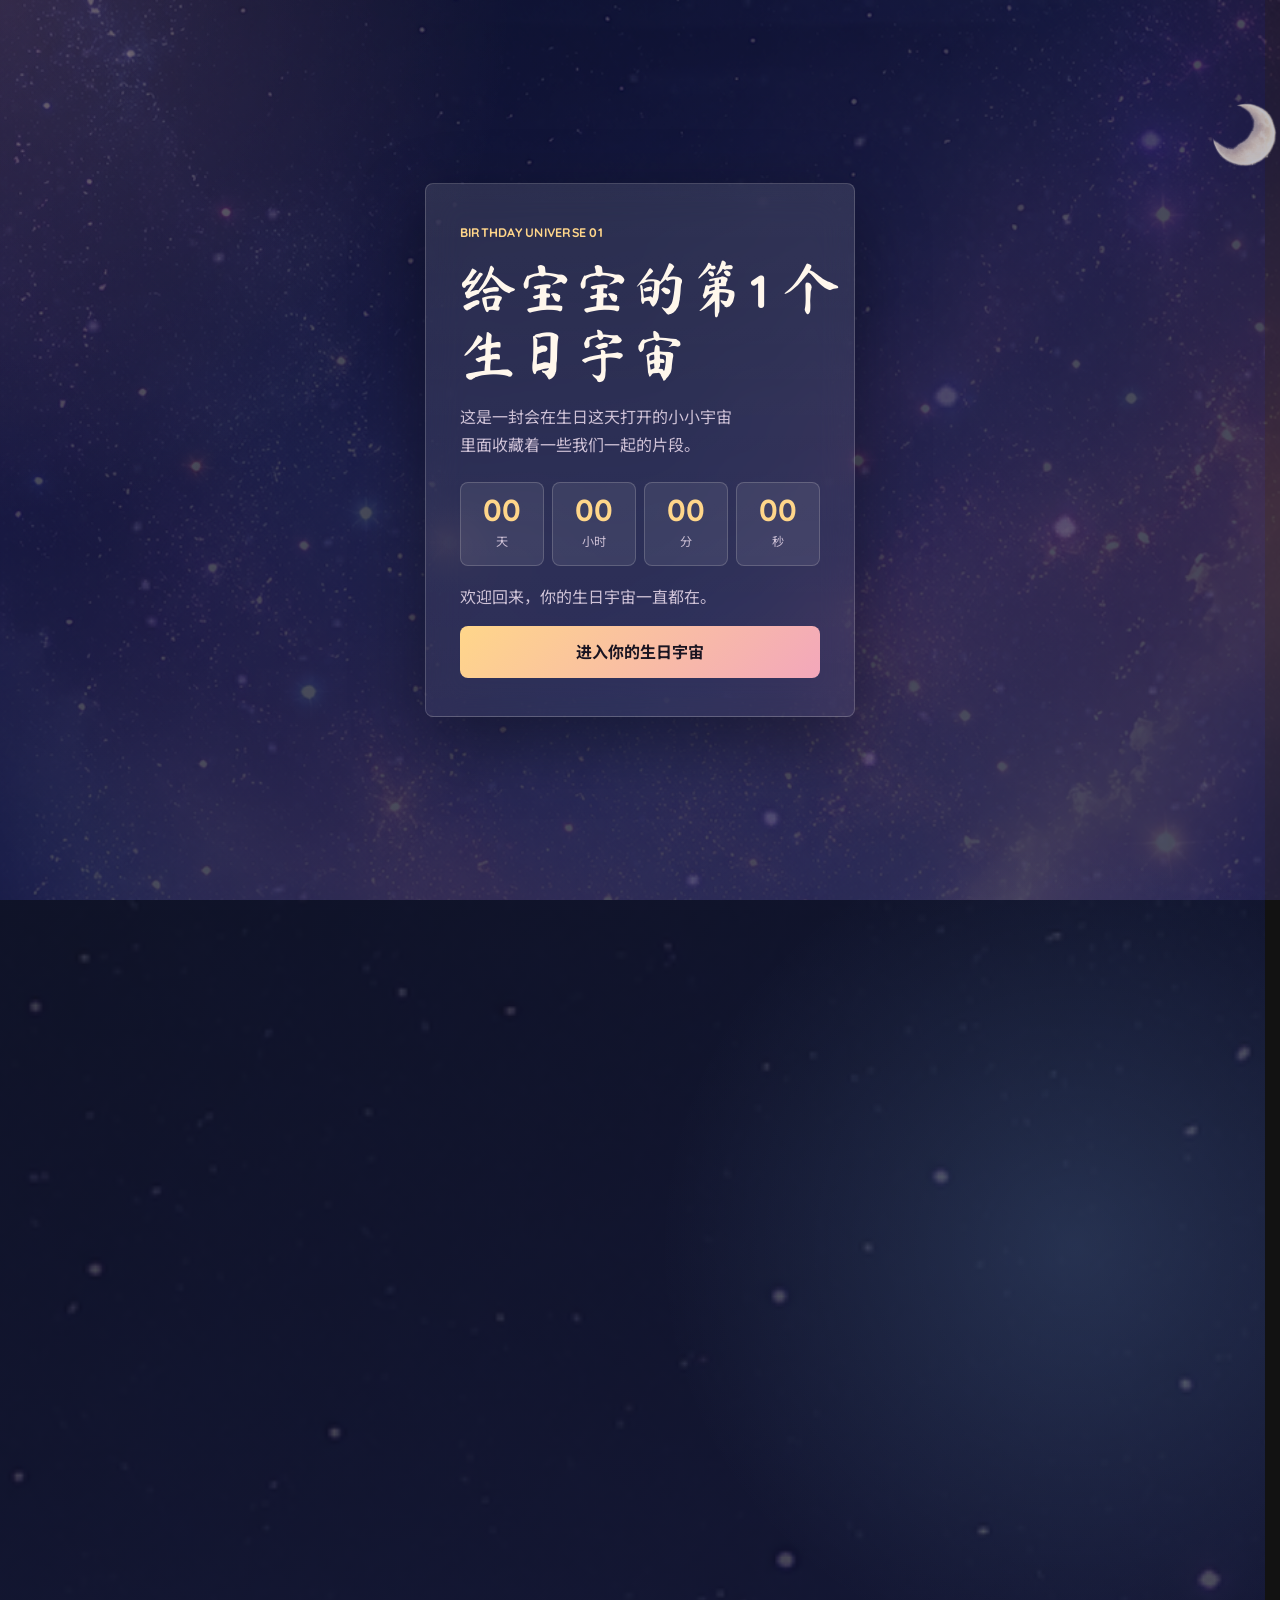
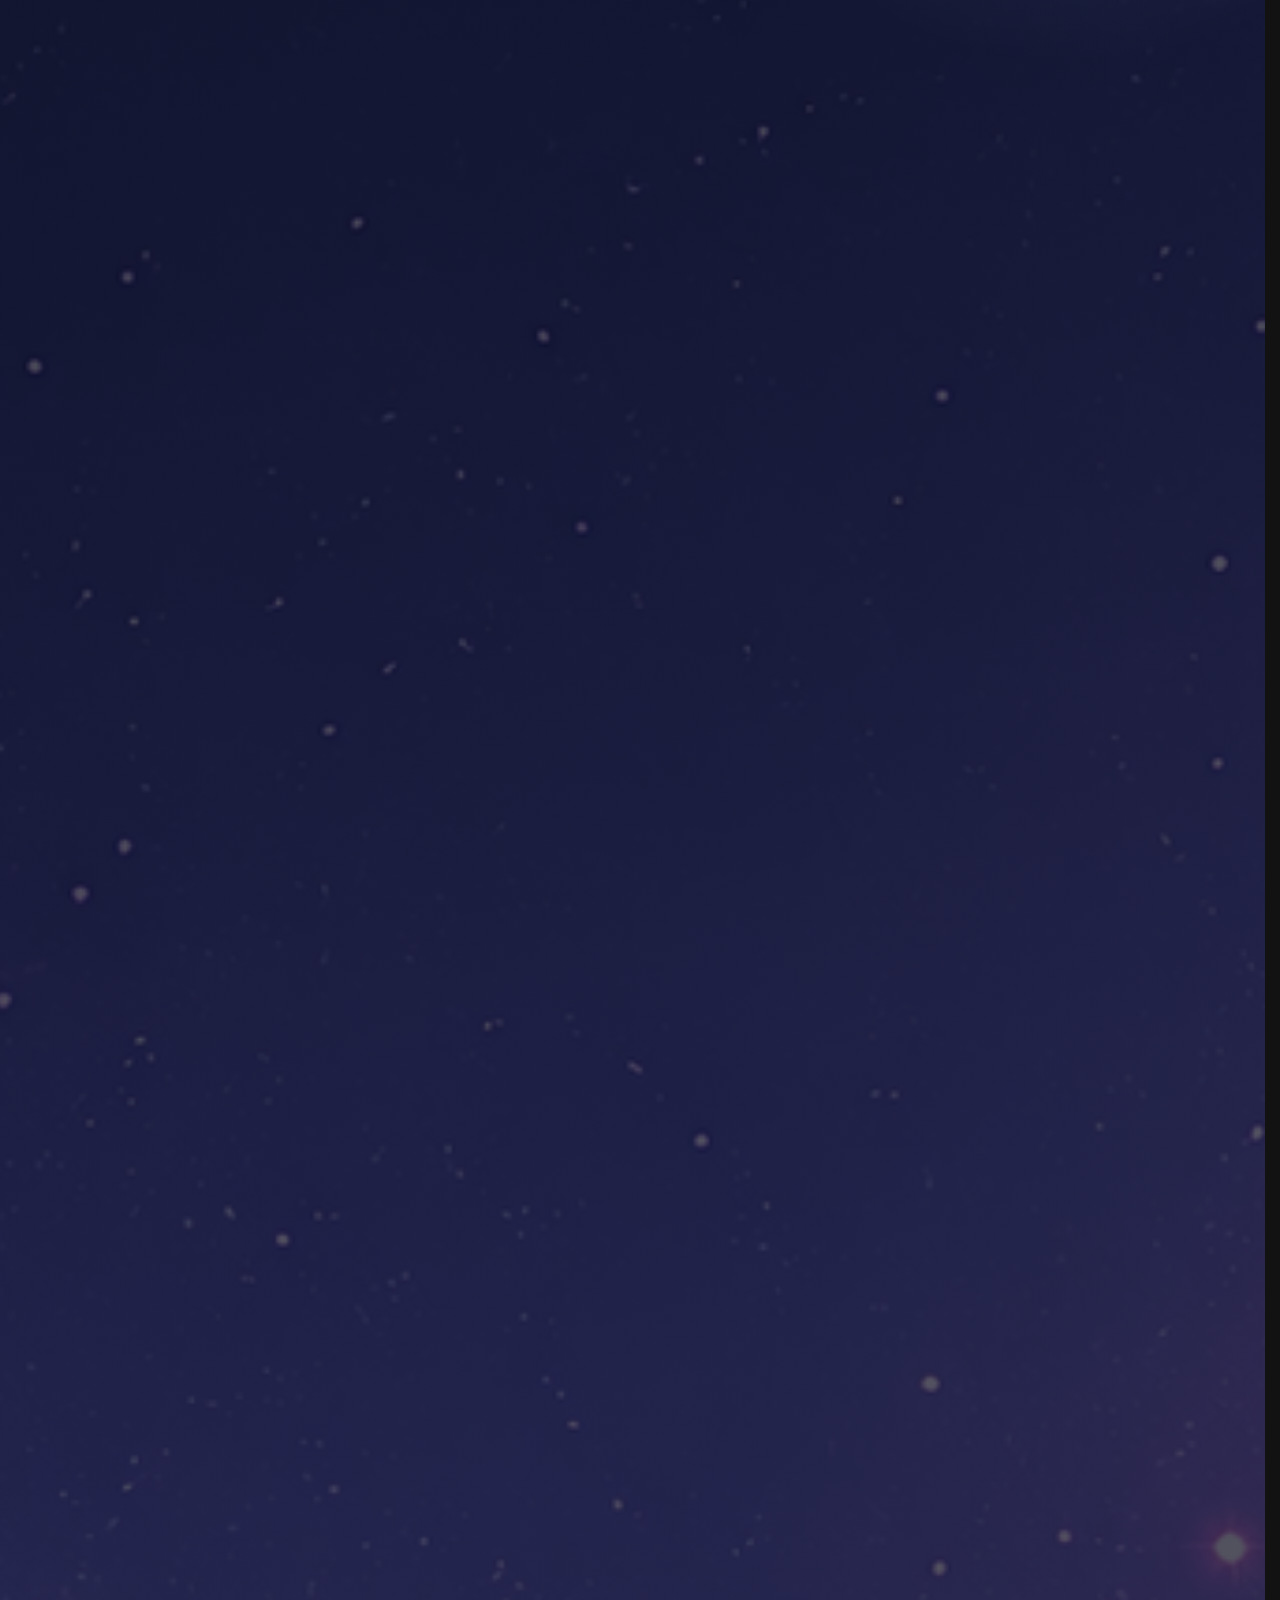
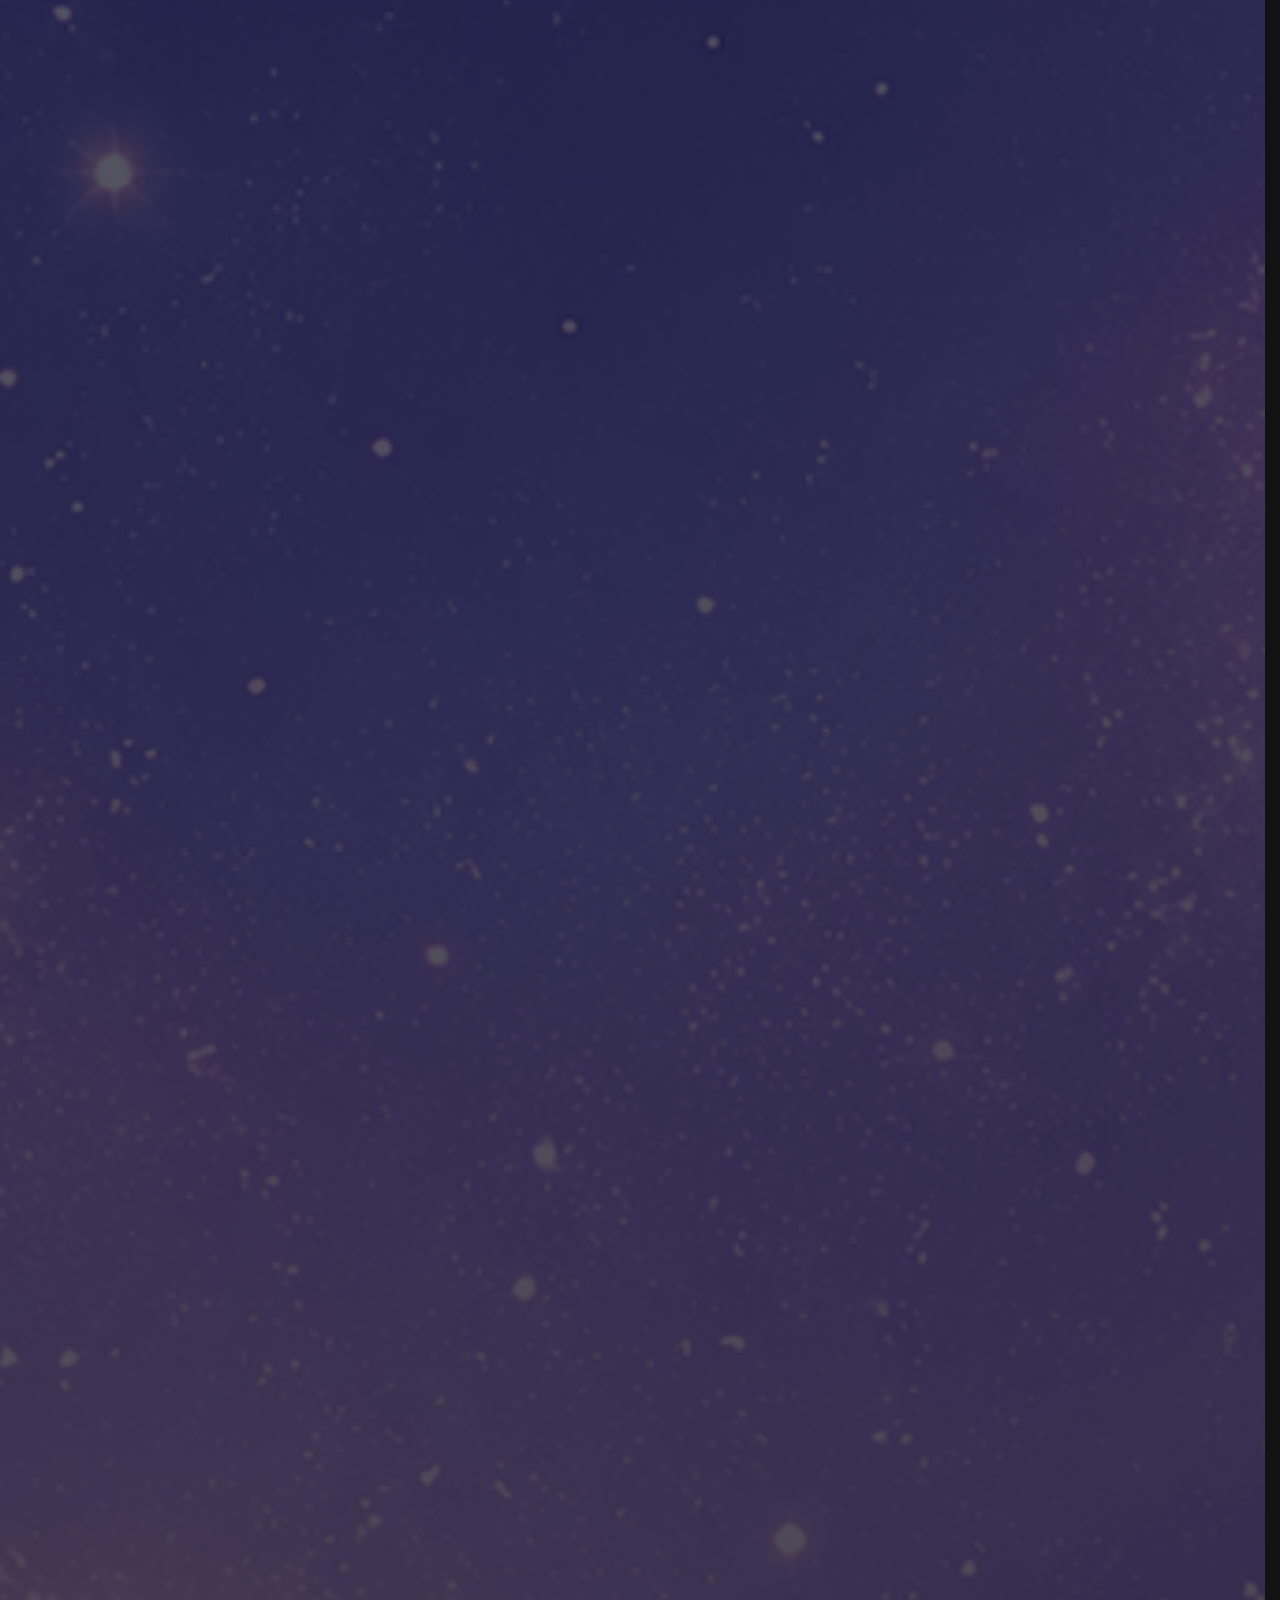
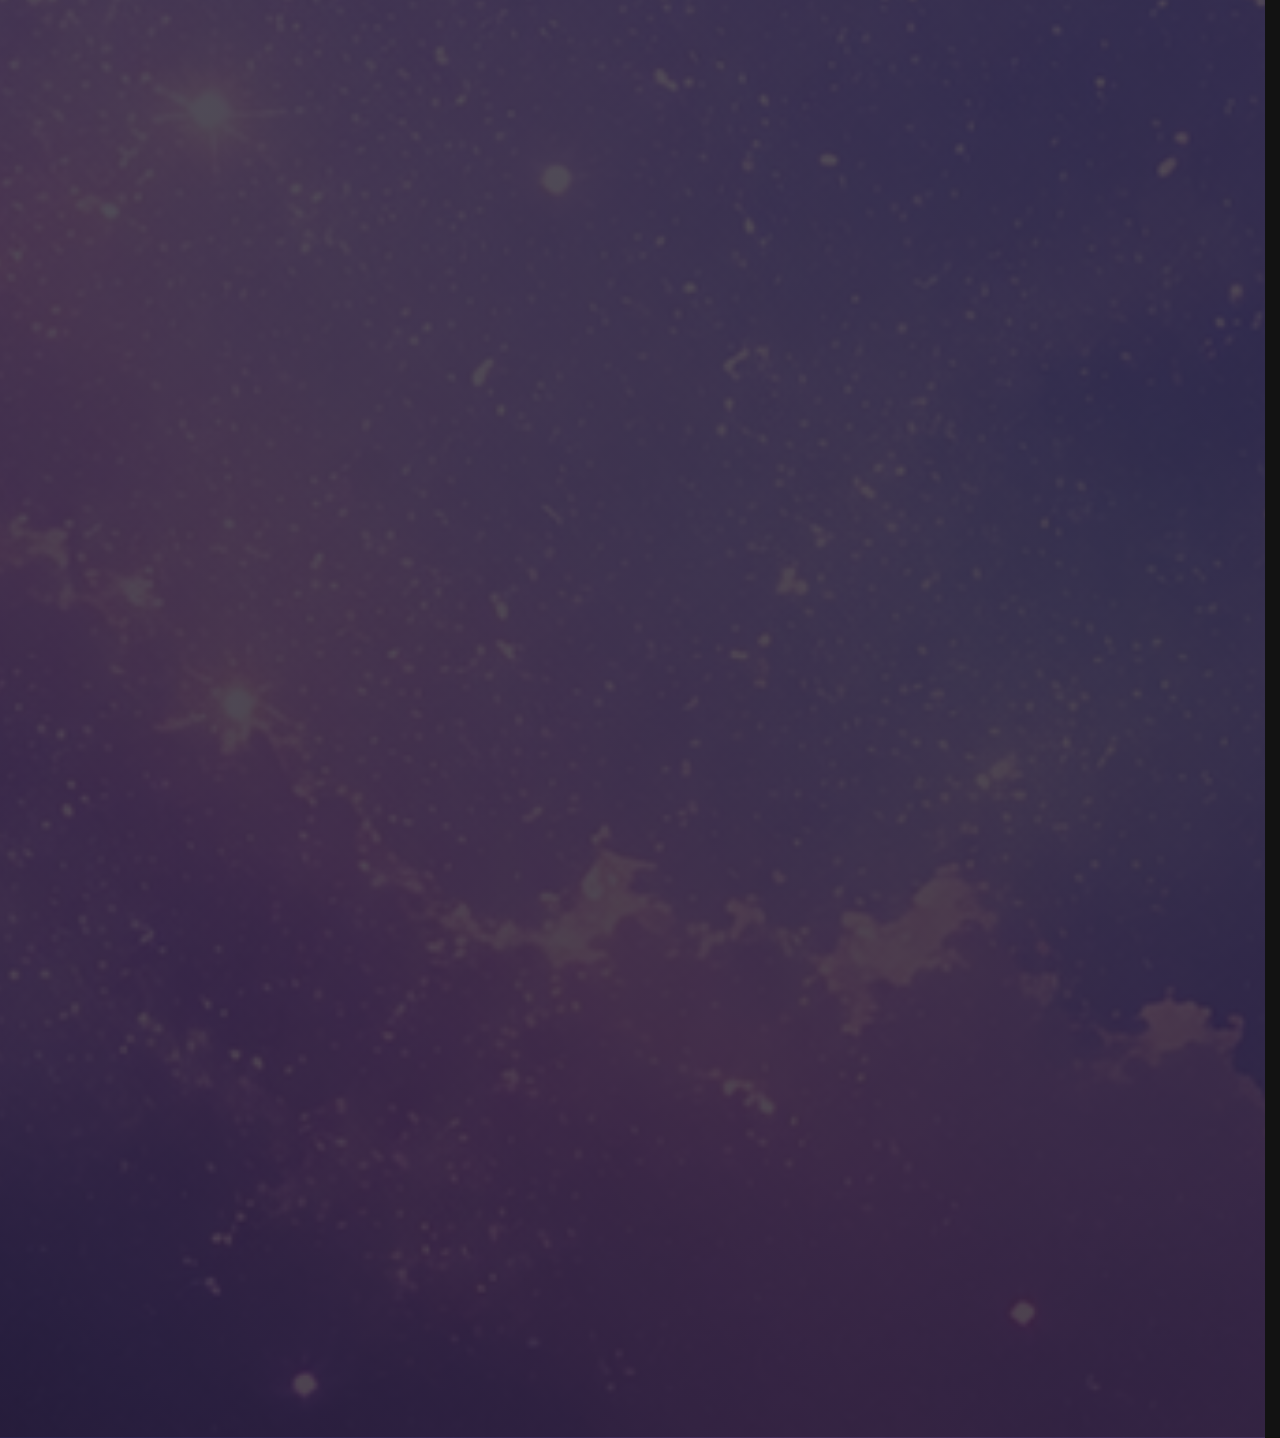
<file: index.html>
<!DOCTYPE html>
<html lang="zh-CN">
<head>
  <meta charset="UTF-8">
  <meta name="viewport" content="width=device-width, initial-scale=1.0, viewport-fit=cover">
  <meta name="theme-color" content="#111421">
  <meta name="apple-mobile-web-app-capable" content="yes">
  <meta name="apple-mobile-web-app-title" content="生日礼物">
  <meta name="apple-mobile-web-app-status-bar-style" content="black-translucent">
  <title></title>
  <link rel="manifest" href="manifest.json">
  <link rel="apple-touch-icon" href="icon-192.png">
  <link rel="preconnect" href="https://fonts.googleapis.com">
  <link rel="preconnect" href="https://fonts.gstatic.com" crossorigin>
  <link href="https://fonts.googleapis.com/css2?family=Ma+Shan+Zheng&family=Noto+Sans+SC:wght@400;500;700&family=Quicksand:wght@500;600;700&display=swap" rel="stylesheet">
  <link rel="stylesheet" href="style.css">
</head>
<body>
  <div class="star-field" aria-hidden="true"></div>
  <div class="meteor-layer" aria-hidden="true">
    <span class="meteor meteor--one"></span>
    <span class="meteor meteor--two"></span>
    <span class="meteor meteor--three"></span>
  </div>
  <div class="moon" aria-hidden="true"></div>

  <section class="gate" id="gate" aria-labelledby="gateTitle">
    <div class="stardust-layer" aria-hidden="true">
      <span class="stardust" style="--dust-top: 22%; --dust-left: 20%; --dust-x: -24vw; --dust-y: -12vh; --dust-size: 3px; --dust-delay: 40ms; --dust-duration: 1500ms; --dust-color: rgba(255, 214, 138, 0.86);"></span>
      <span class="stardust" style="--dust-top: 24%; --dust-left: 72%; --dust-x: 18vw; --dust-y: -14vh; --dust-size: 4px; --dust-delay: 90ms; --dust-duration: 1680ms; --dust-color: rgba(255, 247, 236, 0.9);"></span>
      <span class="stardust" style="--dust-top: 32%; --dust-left: 36%; --dust-x: -14vw; --dust-y: -18vh; --dust-size: 2px; --dust-delay: 120ms; --dust-duration: 1520ms; --dust-color: rgba(214, 191, 255, 0.78);"></span>
      <span class="stardust" style="--dust-top: 34%; --dust-left: 62%; --dust-x: 22vw; --dust-y: -8vh; --dust-size: 3px; --dust-delay: 180ms; --dust-duration: 1760ms; --dust-color: rgba(255, 214, 138, 0.82);"></span>
      <span class="stardust" style="--dust-top: 40%; --dust-left: 18%; --dust-x: -22vw; --dust-y: 3vh; --dust-size: 2px; --dust-delay: 210ms; --dust-duration: 1600ms; --dust-color: rgba(255, 247, 236, 0.84);"></span>
      <span class="stardust" style="--dust-top: 42%; --dust-left: 82%; --dust-x: 20vw; --dust-y: 4vh; --dust-size: 3px; --dust-delay: 260ms; --dust-duration: 1700ms; --dust-color: rgba(214, 191, 255, 0.76);"></span>
      <span class="stardust" style="--dust-top: 46%; --dust-left: 28%; --dust-x: -20vw; --dust-y: 10vh; --dust-size: 4px; --dust-delay: 300ms; --dust-duration: 1840ms; --dust-color: rgba(255, 214, 138, 0.78);"></span>
      <span class="stardust" style="--dust-top: 48%; --dust-left: 51%; --dust-x: 4vw; --dust-y: -20vh; --dust-size: 2px; --dust-delay: 340ms; --dust-duration: 1620ms; --dust-color: rgba(255, 247, 236, 0.9);"></span>
      <span class="stardust" style="--dust-top: 51%; --dust-left: 70%; --dust-x: 24vw; --dust-y: 12vh; --dust-size: 3px; --dust-delay: 390ms; --dust-duration: 1780ms; --dust-color: rgba(255, 214, 138, 0.84);"></span>
      <span class="stardust" style="--dust-top: 54%; --dust-left: 38%; --dust-x: -10vw; --dust-y: 18vh; --dust-size: 3px; --dust-delay: 430ms; --dust-duration: 1660ms; --dust-color: rgba(214, 191, 255, 0.74);"></span>
      <span class="stardust" style="--dust-top: 57%; --dust-left: 16%; --dust-x: -26vw; --dust-y: 16vh; --dust-size: 2px; --dust-delay: 470ms; --dust-duration: 1720ms; --dust-color: rgba(255, 247, 236, 0.82);"></span>
      <span class="stardust" style="--dust-top: 59%; --dust-left: 84%; --dust-x: 22vw; --dust-y: 18vh; --dust-size: 4px; --dust-delay: 520ms; --dust-duration: 1900ms; --dust-color: rgba(255, 214, 138, 0.78);"></span>
      <span class="stardust" style="--dust-top: 62%; --dust-left: 46%; --dust-x: -2vw; --dust-y: 22vh; --dust-size: 2px; --dust-delay: 560ms; --dust-duration: 1680ms; --dust-color: rgba(255, 247, 236, 0.88);"></span>
      <span class="stardust" style="--dust-top: 65%; --dust-left: 64%; --dust-x: 16vw; --dust-y: 20vh; --dust-size: 3px; --dust-delay: 620ms; --dust-duration: 1820ms; --dust-color: rgba(214, 191, 255, 0.76);"></span>
      <span class="stardust" style="--dust-top: 68%; --dust-left: 30%; --dust-x: -18vw; --dust-y: 23vh; --dust-size: 3px; --dust-delay: 660ms; --dust-duration: 1760ms; --dust-color: rgba(255, 214, 138, 0.8);"></span>
      <span class="stardust" style="--dust-top: 71%; --dust-left: 76%; --dust-x: 18vw; --dust-y: 26vh; --dust-size: 2px; --dust-delay: 720ms; --dust-duration: 1640ms; --dust-color: rgba(255, 247, 236, 0.86);"></span>
      <span class="stardust" style="--dust-top: 28%; --dust-left: 48%; --dust-x: -3vw; --dust-y: -24vh; --dust-size: 3px; --dust-delay: 100ms; --dust-duration: 1780ms; --dust-color: rgba(255, 214, 138, 0.72);"></span>
      <span class="stardust" style="--dust-top: 36%; --dust-left: 50%; --dust-x: 6vw; --dust-y: -17vh; --dust-size: 4px; --dust-delay: 240ms; --dust-duration: 1860ms; --dust-color: rgba(255, 247, 236, 0.84);"></span>
      <span class="stardust" style="--dust-top: 44%; --dust-left: 44%; --dust-x: -8vw; --dust-y: 7vh; --dust-size: 2px; --dust-delay: 310ms; --dust-duration: 1580ms; --dust-color: rgba(214, 191, 255, 0.78);"></span>
      <span class="stardust" style="--dust-top: 49%; --dust-left: 58%; --dust-x: 12vw; --dust-y: 9vh; --dust-size: 3px; --dust-delay: 360ms; --dust-duration: 1740ms; --dust-color: rgba(255, 214, 138, 0.78);"></span>
      <span class="stardust" style="--dust-top: 53%; --dust-left: 50%; --dust-x: 0vw; --dust-y: 17vh; --dust-size: 5px; --dust-delay: 410ms; --dust-duration: 1880ms; --dust-color: rgba(255, 247, 236, 0.78);"></span>
      <span class="stardust" style="--dust-top: 57%; --dust-left: 55%; --dust-x: 8vw; --dust-y: 19vh; --dust-size: 2px; --dust-delay: 500ms; --dust-duration: 1700ms; --dust-color: rgba(214, 191, 255, 0.72);"></span>
      <span class="stardust" style="--dust-top: 61%; --dust-left: 42%; --dust-x: -12vw; --dust-y: 21vh; --dust-size: 4px; --dust-delay: 570ms; --dust-duration: 1820ms; --dust-color: rgba(255, 214, 138, 0.76);"></span>
      <span class="stardust" style="--dust-top: 66%; --dust-left: 52%; --dust-x: 2vw; --dust-y: 24vh; --dust-size: 2px; --dust-delay: 640ms; --dust-duration: 1660ms; --dust-color: rgba(255, 247, 236, 0.82);"></span>
      <span class="stardust" style="--dust-top: 39%; --dust-left: 24%; --dust-x: -28vw; --dust-y: -2vh; --dust-size: 3px; --dust-delay: 280ms; --dust-duration: 1740ms; --dust-color: rgba(255, 214, 138, 0.74);"></span>
      <span class="stardust" style="--dust-top: 45%; --dust-left: 78%; --dust-x: 28vw; --dust-y: -1vh; --dust-size: 2px; --dust-delay: 330ms; --dust-duration: 1680ms; --dust-color: rgba(255, 247, 236, 0.78);"></span>
      <span class="stardust" style="--dust-top: 73%; --dust-left: 22%; --dust-x: -24vw; --dust-y: 27vh; --dust-size: 3px; --dust-delay: 760ms; --dust-duration: 1860ms; --dust-color: rgba(214, 191, 255, 0.72);"></span>
      <span class="stardust" style="--dust-top: 75%; --dust-left: 68%; --dust-x: 20vw; --dust-y: 28vh; --dust-size: 3px; --dust-delay: 800ms; --dust-duration: 1900ms; --dust-color: rgba(255, 214, 138, 0.72);"></span>
    </div>
    <div class="gate__content">
      <p class="eyebrow" id="gateEyebrow"></p>
      <h1 id="gateTitle"></h1>
      <p class="gate__intro" id="gateIntro"></p>

      <div class="countdown" id="countdown" aria-label="">
        <div class="countdown__item">
          <span id="days">00</span>
          <small id="daysLabel"></small>
        </div>
        <div class="countdown__item">
          <span id="hours">00</span>
          <small id="hoursLabel"></small>
        </div>
        <div class="countdown__item">
          <span id="minutes">00</span>
          <small id="minutesLabel"></small>
        </div>
        <div class="countdown__item">
          <span id="seconds">00</span>
          <small id="secondsLabel"></small>
        </div>
      </div>

      <p class="gate__status" id="gateStatus"></p>
      <button class="primary-button" id="enterButton" type="button" disabled></button>
      <p class="dev-note" id="devNote" hidden></p>
    </div>
  </section>

  <main class="site-main" id="siteMain">
    <section class="section hero-section" aria-labelledby="heroTitle">
      <p class="eyebrow" id="heroEyebrow"></p>
      <h2 id="heroTitle"></h2>
      <p id="heroBody"></p>
    </section>

    <section class="section" aria-labelledby="timelineTitle">
      <div class="section-heading">
        <p class="eyebrow" id="timelineEyebrow"></p>
        <h2 id="timelineTitle"></h2>
      </div>

      <div class="timeline" id="timelineList"></div>
    </section>

    <section class="section" aria-labelledby="cardsTitle">
      <div class="section-heading">
        <p class="eyebrow" id="cardsEyebrow"></p>
        <h2 id="cardsTitle"></h2>
      </div>

      <div class="trait-grid" id="traitGrid"></div>
    </section>

    <section class="section game-section" aria-labelledby="gameTitle">
      <div class="section-heading">
        <p class="eyebrow" id="gameEyebrow"></p>
        <h2 id="gameTitle"></h2>
      </div>

      <div class="game-panel">
        <div class="fortune-area">
          <p class="game-label" id="fortuneLabel"></p>
          <div class="fortune-card" id="fortuneCard"></div>
          <button class="secondary-button" id="drawFortuneButton" type="button"></button>
        </div>

        <div class="quiz-area is-locked" id="quizArea" aria-live="polite">
          <p class="game-label" id="quizLabel"></p>
          <h3 id="quizQuestion"></h3>
          <div class="quiz-options" id="quizOptions"></div>
          <p class="quiz-feedback" id="quizFeedback"></p>
        </div>

        <div class="confession is-locked" id="confession"></div>
      </div>
    </section>

    <section class="section" aria-labelledby="letterTitle">
      <div class="section-heading">
        <p class="eyebrow" id="letterEyebrow"></p>
        <h2 id="letterTitle"></h2>
      </div>

      <article class="letter-paper" id="letterPaper"></article>
    </section>

    <section class="section" aria-labelledby="messageTitle">
      <div class="section-heading">
        <p class="eyebrow" id="messageEyebrow"></p>
        <h2 id="messageTitle"></h2>
      </div>

      <form class="message-form" id="messageForm">
        <label for="messageInput" id="messageInputLabel"></label>
        <div class="message-capsule-stage" id="messageCapsuleStage">
          <textarea id="messageInput" rows="4"></textarea>
        </div>
        <fieldset class="mood-picker" aria-labelledby="moodPickerLabel">
          <legend id="moodPickerLabel"></legend>
          <div class="mood-options" id="moodOptions"></div>
        </fieldset>
        <p class="seal-hint" id="sealHint" aria-live="polite"></p>
        <button class="primary-button" id="saveMessageButton" type="submit"></button>
      </form>

      <div class="message-history">
        <div class="message-history__header">
          <h3 id="messageHistoryTitle"></h3>
          <p class="message-stats" id="messageStats"></p>
        </div>
        <div class="empty-state" id="emptyState"></div>
        <div class="message-galaxy" id="messageGalaxy" role="list"></div>
        <div class="message-star-card" id="messageStarCard" hidden></div>
      </div>
    </section>
  </main>

  <script src="script.js"></script>
  <script src="pwa-register.js"></script>
</body>
</html>
</file>
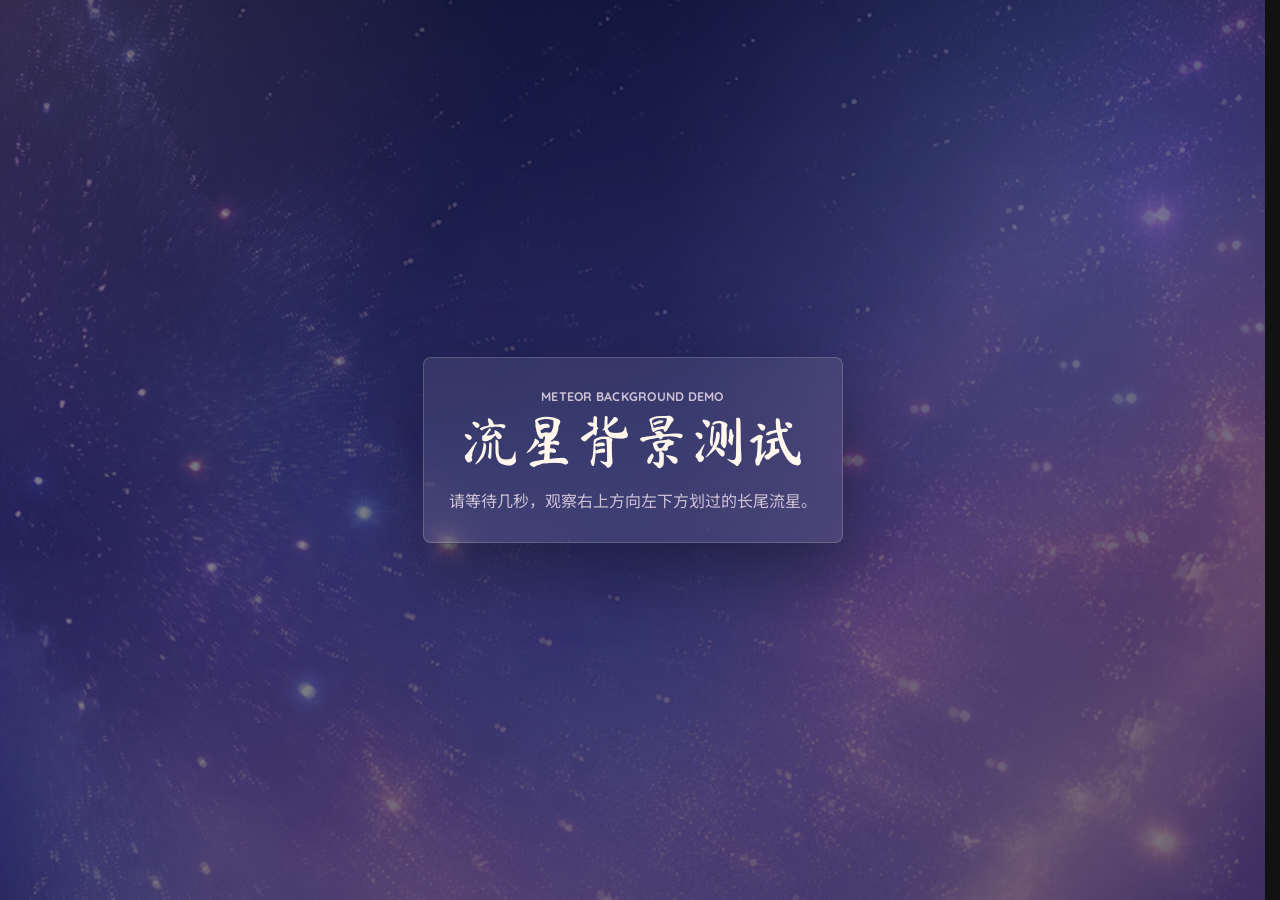
<file: meteor-demo.html>
<!DOCTYPE html>
<html lang="zh-CN">
<head>
  <meta charset="UTF-8">
  <meta name="viewport" content="width=device-width, initial-scale=1.0">
  <title>流星背景测试</title>
  <link rel="preconnect" href="https://fonts.googleapis.com">
  <link rel="preconnect" href="https://fonts.gstatic.com" crossorigin>
  <link href="https://fonts.googleapis.com/css2?family=Ma+Shan+Zheng&family=Noto+Sans+SC:wght@400;500;700&family=Quicksand:wght@500;600;700&display=swap" rel="stylesheet">
  <link rel="stylesheet" href="style.css">
  <style>
    .meteor-demo {
      min-height: 100vh;
      position: relative;
      z-index: 2;
      display: grid;
      place-items: center;
      padding: 24px;
      text-align: center;
    }

    .meteor-demo__panel {
      width: min(100%, 420px);
      padding: 28px 22px;
      border: 1px solid var(--line);
      border-radius: var(--radius);
      background: rgba(255, 248, 238, 0.08);
      box-shadow: var(--shadow);
      backdrop-filter: blur(18px);
    }

    .meteor-demo__panel h1 {
      max-width: none;
      margin-bottom: 12px;
    }

    .meteor-demo__panel p {
      margin-bottom: 0;
      color: var(--muted);
    }
  </style>
</head>
<body>
  <div class="star-field" aria-hidden="true"></div>
  <div class="meteor-layer" aria-hidden="true"></div>

  <main class="meteor-demo">
    <section class="meteor-demo__panel">
      <p class="eyebrow">Meteor Background Demo</p>
      <h1>流星背景测试</h1>
      <p>请等待几秒，观察右上方向左下方划过的长尾流星。</p>
    </section>
  </main>

  <script>
    window.METEOR_SETTINGS = {
      maxMeteors: 3,
      initialDelay: [80, 160],
      spawnInterval: [900, 1600],
      batchChance: 0.34,
      duration: [1100, 1600],
      length: [260, 390],
      thickness: [2.2, 3.2],
      opacity: [0.86, 1],
    };
  </script>
  <script src="meteor.js"></script>
</body>
</html>
</file>
<file: style.css>
:root {
  color-scheme: dark;
  --bg: #111421;
  --bg-soft: #191b2b;
  --panel: rgba(255, 248, 238, 0.08);
  --panel-strong: rgba(255, 248, 238, 0.14);
  --text: #fff7ec;
  --muted: #cfc2d7;
  --gold: #ffd68a;
  --rose: #f3a7bb;
  --blue: #92c7ff;
  --line: rgba(255, 247, 236, 0.18);
  --shadow: 0 24px 70px rgba(0, 0, 0, 0.35);
  --radius: 8px;
  --font-body: "Noto Sans SC", "PingFang SC", "Hiragino Sans GB", "Microsoft YaHei", sans-serif;
  --font-display: "Ma Shan Zheng", "Noto Sans SC", "PingFang SC", cursive;
  --font-rounded: "Quicksand", "Noto Sans SC", "PingFang SC", sans-serif;
}

* {
  box-sizing: border-box;
}

html {
  min-height: 100%;
  margin: 0;
  padding: 0;
  background-color: var(--bg);
  background:
    radial-gradient(circle at top left, rgba(243, 167, 187, 0.22), transparent 32rem),
    radial-gradient(circle at 85% 20%, rgba(146, 199, 255, 0.16), transparent 26rem),
    linear-gradient(160deg, rgba(16, 19, 31, 0.82) 0%, rgba(23, 25, 42, 0.74) 48%, rgba(37, 24, 39, 0.82) 100%),
    url("bg.jpg");
  background-position: top left, 85% 20%, center, center;
  background-size: auto, auto, auto, cover;
  background-repeat: no-repeat;
  background-attachment: scroll;
  scroll-behavior: smooth;
  scrollbar-gutter: stable;
  overflow-y: scroll;
}

body {
  min-height: 100%;
  min-height: 100vh;
  min-height: 100svh;
  min-height: 100dvh;
  margin: 0;
  padding: 0;
  position: relative;
  isolation: isolate;
  font-family: var(--font-body);
  line-height: 1.75;
  color: var(--text);
  background-color: transparent;
  background: transparent;
  overflow-x: hidden;
}

body:not(.has-entered),
body.is-transitioning {
  overflow: hidden;
}

button,
textarea {
  font: inherit;
}

button {
  cursor: pointer;
}

.star-field {
  position: fixed;
  inset: 0;
  z-index: 0;
  overflow: hidden;
  pointer-events: none;
  background-image: url("bg.jpg");
  background-position: center;
  background-size: cover;
  background-repeat: no-repeat;
  opacity: 0.24;
  animation: starBreathing 14s ease-in-out infinite;
}

.meteor-layer {
  position: fixed;
  inset: 0;
  z-index: 1;
  overflow: hidden;
  pointer-events: none;
}

.meteor {
  position: absolute;
  top: var(--meteor-top);
  left: var(--meteor-left);
  width: 96px;
  height: 34px;
  opacity: 0;
  pointer-events: none;
  transform: translate3d(0, 0, 0);
  will-change: transform, opacity, filter;
  animation: meteorDrift var(--meteor-cycle) ease-in-out infinite;
  animation-delay: var(--meteor-delay);
}

.meteor::before {
  content: "";
  position: absolute;
  left: 8px;
  bottom: 11px;
  width: var(--meteor-tail-length, 78px);
  height: 2px;
  border-radius: 999px;
  background: linear-gradient(
    90deg,
    rgba(255, 247, 236, 0.62) 0%,
    rgba(255, 214, 138, 0.32) 34%,
    rgba(255, 214, 138, 0.1) 68%,
    rgba(255, 214, 138, 0) 100%
  );
  filter: blur(0.35px);
  transform: rotate(-32deg);
  transform-origin: left center;
}

.meteor::after {
  content: "";
  position: absolute;
  left: 0;
  bottom: 6px;
  width: 10px;
  height: 10px;
  border-radius: 50%;
  background: radial-gradient(
    circle,
    rgba(255, 247, 236, 0.78) 0%,
    rgba(255, 214, 138, 0.46) 44%,
    rgba(255, 214, 138, 0) 76%
  );
  filter: blur(0.25px);
}

.meteor--one {
  --meteor-top: 10vh;
  --meteor-left: 78vw;
  --meteor-x: -42vw;
  --meteor-y: 26vh;
  --meteor-cycle: 12s;
  --meteor-delay: 0.2s;
  --meteor-tail-length: 82px;
}

.meteor--two {
  --meteor-top: 20vh;
  --meteor-left: 86vw;
  --meteor-x: -34vw;
  --meteor-y: 22vh;
  --meteor-cycle: 12s;
  --meteor-delay: 4.4s;
  --meteor-tail-length: 68px;
}

.meteor--three {
  --meteor-top: 6vh;
  --meteor-left: 70vw;
  --meteor-x: -50vw;
  --meteor-y: 32vh;
  --meteor-cycle: 12s;
  --meteor-delay: 8.4s;
  --meteor-tail-length: 88px;
}

@keyframes starBreathing {
  0%,
  100% {
    opacity: 0.22;
  }

  50% {
    opacity: 0.28;
  }
}

@keyframes meteorDrift {
  0% {
    opacity: 0;
    filter: brightness(0.72);
    transform: translate3d(0, 0, 0);
  }

  5% {
    opacity: 0;
  }

  10% {
    opacity: 0.58;
    filter: brightness(0.96);
  }

  20% {
    opacity: 0.7;
    filter: brightness(1.03);
  }

  29% {
    opacity: 0.24;
    filter: brightness(0.76);
    transform: translate3d(var(--meteor-x), var(--meteor-y), 0);
  }

  36%,
  100% {
    opacity: 0;
    filter: brightness(0.6);
    transform: translate3d(var(--meteor-x), var(--meteor-y), 0);
  }
}

@keyframes gateStardustFade {
  0% {
    opacity: 1;
    transform: translate3d(0, 0, 0) scale(1);
    filter: brightness(1) blur(0);
  }

  24% {
    opacity: 1;
    transform: translate3d(0, -2px, 0) scale(1.012);
    filter: brightness(1.22) blur(0.5px);
    box-shadow:
      0 26px 80px rgba(0, 0, 0, 0.36),
      0 0 34px rgba(255, 214, 138, 0.2);
  }

  62% {
    opacity: 0.58;
    transform: translate3d(0, -10px, 0) scale(0.985);
    filter: brightness(1.08) blur(2.4px);
  }

  100% {
    opacity: 0;
    transform: translate3d(0, -26px, 0) scale(0.94);
    filter: brightness(1.04) blur(7px);
  }
}

@keyframes stardustFloat {
  0% {
    opacity: 0;
    transform: translate3d(-50%, -50%, 0) scale(0.42);
    filter: blur(0);
  }

  18% {
    opacity: 0.78;
    transform: translate3d(-50%, -50%, 0) scale(1);
  }

  62% {
    opacity: 0.42;
    filter: blur(0.2px);
  }

  78% {
    opacity: 0;
    transform: translate3d(calc(-50% + var(--dust-x)), calc(-50% + var(--dust-y)), 0) scale(1.45);
    filter: blur(1px);
  }

  100% {
    opacity: 0;
    transform: translate3d(calc(-50% + var(--dust-x)), calc(-50% + var(--dust-y)), 0) scale(1.55);
    filter: blur(1px);
  }
}

@keyframes gateSkyDeepen {
  0% {
    opacity: 0;
  }

  36% {
    opacity: 0.5;
  }

  72% {
    opacity: 0.26;
  }

  100% {
    opacity: 0;
  }
}

@keyframes starBreath {
  0%,
  100% {
    opacity: 0.92;
    text-shadow: 0 0 0 rgba(255, 214, 138, 0);
  }

  50% {
    opacity: 1;
    text-shadow:
      0 0 8px rgba(255, 214, 138, 0.55),
      0 0 18px rgba(146, 199, 255, 0.28);
  }
}

.is-hidden,
.is-locked {
  display: none;
}

.gate {
  min-height: 100vh;
  min-height: 100svh;
  min-height: 100dvh;
  display: grid;
  place-items: center;
  padding: calc(28px + env(safe-area-inset-top)) 18px calc(28px + env(safe-area-inset-bottom));
  position: relative;
  z-index: 2;
  overflow: hidden;
}

body:not(.has-entered) .gate {
  position: fixed;
  inset: 0;
  width: 100%;
  z-index: 4;
}

.gate.is-hidden {
  display: none;
}

.gate::before {
  content: "";
  position: absolute;
  inset: -18%;
  z-index: 0;
  opacity: 0;
  pointer-events: none;
  background:
    radial-gradient(circle at 50% 42%, rgba(255, 214, 138, 0.12), transparent 22rem),
    radial-gradient(circle at 52% 58%, rgba(214, 191, 255, 0.12), transparent 24rem),
    linear-gradient(180deg, rgba(9, 10, 20, 0.28), rgba(8, 7, 16, 0.76));
  filter: blur(0);
}

.gate--stardust {
  z-index: 4;
  pointer-events: none;
}

.gate--stardust::before {
  animation: gateSkyDeepen 3200ms ease both;
}

.stardust-layer {
  position: absolute;
  inset: 0;
  z-index: 2;
  overflow: hidden;
  pointer-events: none;
}

.stardust {
  position: absolute;
  top: var(--dust-top);
  left: var(--dust-left);
  width: var(--dust-size, 3px);
  height: var(--dust-size, 3px);
  border-radius: 50%;
  opacity: 0;
  background: var(--dust-color, rgba(255, 247, 236, 0.84));
  box-shadow:
    0 0 8px var(--dust-color, rgba(255, 247, 236, 0.7)),
    0 0 18px rgba(255, 214, 138, 0.16);
  transform: translate3d(-50%, -50%, 0) scale(0.42);
  will-change: transform, opacity, filter;
}

.gate__content {
  position: relative;
  z-index: 1;
  width: min(100%, 430px);
  padding: 30px 22px;
  border: 1px solid var(--line);
  border-radius: var(--radius);
  background: linear-gradient(180deg, rgba(255, 255, 255, 0.11), rgba(255, 255, 255, 0.05));
  box-shadow: var(--shadow);
  backdrop-filter: blur(18px);
}

.gate--stardust .gate__content {
  animation: gateStardustFade 3000ms cubic-bezier(0.16, 1, 0.3, 1) forwards;
}

.gate--stardust .stardust {
  animation: stardustFloat calc(var(--dust-duration, 1700ms) + 1200ms) cubic-bezier(0.16, 1, 0.3, 1) var(--dust-delay, 0ms) both;
}

.moon {
  width: 130px;
  height: 130px;
  position: fixed;
  z-index: 1;
  top: 8vh;
  right: -28px;
  background-image: url("moon.png");
  background-position: center;
  background-size: contain;
  background-repeat: no-repeat;
  opacity: 0.72;
  pointer-events: none;
}

.eyebrow {
  margin: 0 0 10px;
  font-family: var(--font-rounded);
  font-size: 0.78rem;
  font-weight: 700;
  letter-spacing: 0.02em;
  color: var(--gold);
  text-transform: uppercase;
}

h1,
h2,
h3,
p {
  margin-top: 0;
}

h1 {
  max-width: 7em;
  margin-bottom: 14px;
  font-family: var(--font-display);
  font-size: 2.55rem;
  font-weight: 400;
  line-height: 1.18;
  text-wrap: balance;
}

.title-number {
  display: inline-block;
  margin: 0 0.08em 0 0.11em;
  font-family: var(--font-rounded);
  font-size: 0.82em;
  font-weight: 700;
  line-height: 1;
  transform: translateY(-0.02em);
}

h2 {
  max-width: 9em;
  margin-bottom: 12px;
  font-family: var(--font-display);
  font-size: 2.05rem;
  font-weight: 400;
  line-height: 1.2;
  text-wrap: balance;
}

h3 {
  margin-bottom: 8px;
  font-size: 1.08rem;
  line-height: 1.45;
}

.gate__intro,
.gate__status,
.dev-note,
.section p,
.message-history {
  color: var(--muted);
  text-wrap: pretty;
}

#gateTitle > span,
.gate__intro span {
  display: block;
}

#gateTitle > span {
  white-space: nowrap;
}

.gate__intro {
  max-width: 20em;
}

.countdown {
  display: grid;
  grid-template-columns: repeat(4, 1fr);
  gap: 8px;
  margin: 24px 0 16px;
}

.countdown__item {
  min-width: 0;
  padding: 12px 4px;
  border: 1px solid var(--line);
  border-radius: var(--radius);
  background: rgba(255, 255, 255, 0.08);
  text-align: center;
}

.countdown__item span {
  display: block;
  font-family: var(--font-rounded);
  font-size: 1.45rem;
  line-height: 1;
  color: var(--gold);
  font-weight: 700;
}

.countdown__item small {
  font-family: var(--font-body);
  color: var(--muted);
  font-size: 0.76rem;
}

.primary-button,
.secondary-button,
.quiz-options button,
.delete-message {
  min-height: 44px;
  border: 0;
  border-radius: var(--radius);
  transition: transform 180ms ease, opacity 180ms ease, background 180ms ease;
}

.primary-button,
.secondary-button {
  width: 100%;
  padding: 12px 16px;
  font-family: var(--font-rounded);
  color: #191421;
  font-weight: 700;
}

.primary-button {
  background: linear-gradient(135deg, var(--gold), var(--rose));
}

.secondary-button {
  background: linear-gradient(135deg, var(--blue), var(--gold));
}

.primary-button:disabled {
  cursor: not-allowed;
  opacity: 0.45;
}

.primary-button:not(:disabled):active,
.secondary-button:active,
.quiz-options button:active,
.delete-message:active,
.trait-card:active {
  transform: translateY(1px) scale(0.99);
}

.dev-note {
  margin: 12px 0 0;
  font-size: 0.82rem;
}

.site-main {
  position: relative;
  z-index: 2;
  padding-bottom: calc(42px + env(safe-area-inset-bottom));
  opacity: 0;
  pointer-events: none;
  transition: opacity 1500ms ease;
}

body.is-revealing .site-main,
body.has-entered .site-main {
  opacity: 1;
}

body.has-entered .site-main {
  pointer-events: auto;
}

.section {
  width: min(100% - 32px, 720px);
  margin: 0 auto;
  padding: 48px 0;
}

.hero-section {
  min-height: 86vh;
  min-height: 86svh;
  min-height: 86dvh;
  display: grid;
  align-content: center;
}

.star-breath {
  display: inline-block;
  animation: starBreath 3.8s ease-in-out infinite;
}

.section-heading {
  margin-bottom: 22px;
}

.timeline {
  position: relative;
  display: grid;
  gap: 18px;
  padding-left: 18px;
}

.timeline::before {
  content: "";
  position: absolute;
  top: 8px;
  bottom: 8px;
  left: 3px;
  width: 1px;
  background: linear-gradient(var(--gold), var(--rose), var(--blue));
}

.timeline-card {
  position: relative;
  padding: 18px;
  border: 1px solid var(--line);
  border-radius: var(--radius);
  background: var(--panel);
  box-shadow: 0 16px 34px rgba(0, 0, 0, 0.18);
}

.timeline-card::before {
  content: "";
  position: absolute;
  top: 22px;
  left: -23px;
  width: 10px;
  height: 10px;
  border-radius: 50%;
  background: var(--gold);
  box-shadow: 0 0 18px rgba(255, 214, 138, 0.7);
}

.timeline-card__date {
  margin-bottom: 10px;
  font-family: var(--font-rounded);
  font-weight: 700;
  color: var(--gold);
  font-size: 0.9rem;
}

.timeline-photo {
  display: grid;
  place-items: center;
  margin: 0 0 16px;
  padding: 8px;
  border: 1px solid rgba(255, 247, 236, 0.22);
  border-radius: var(--radius);
  background:
    linear-gradient(135deg, rgba(146, 199, 255, 0.13), rgba(243, 167, 187, 0.1)),
    rgba(255, 255, 255, 0.04);
  overflow: hidden;
}

.timeline-photo img {
  display: block;
  max-width: 100%;
  height: auto;
  object-fit: contain;
  border-radius: calc(var(--radius) - 6px);
}

.timeline-photo[data-orientation="landscape"] img {
  width: 100%;
}

.timeline-photo[data-orientation="portrait"] img {
  width: auto;
  max-height: min(68vh, 420px);
}

.trait-grid {
  display: grid;
  gap: 14px;
}

.trait-card {
  height: 150px;
  padding: 0;
  border: 0;
  border-radius: var(--radius);
  color: var(--text);
  background: transparent;
  perspective: 900px;
  text-align: left;
}

.trait-card__inner {
  position: relative;
  display: block;
  width: 100%;
  height: 100%;
  transform-style: preserve-3d;
  transition: transform 520ms ease;
}

.trait-card.is-flipped .trait-card__inner {
  transform: rotateY(180deg);
}

.trait-card__front,
.trait-card__back {
  position: absolute;
  inset: 0;
  display: grid;
  align-content: center;
  gap: 6px;
  padding: 20px;
  border: 1px solid var(--line);
  border-radius: var(--radius);
  backface-visibility: hidden;
  box-shadow: 0 16px 34px rgba(0, 0, 0, 0.18);
}

.trait-card__front {
  background: linear-gradient(145deg, rgba(255, 214, 138, 0.16), rgba(146, 199, 255, 0.12));
}

.trait-card__front small {
  font-family: var(--font-rounded);
  font-weight: 700;
  color: var(--gold);
}

.trait-card__front strong {
  font-size: 1.5rem;
}

.trait-card__back {
  color: var(--text);
  background: linear-gradient(145deg, rgba(243, 167, 187, 0.18), rgba(255, 255, 255, 0.08));
  transform: rotateY(180deg);
}

.game-panel,
.letter-paper,
.message-form,
.message-history {
  border: 1px solid var(--line);
  border-radius: var(--radius);
  background: var(--panel);
  box-shadow: 0 16px 34px rgba(0, 0, 0, 0.18);
}

.game-panel {
  display: grid;
  gap: 18px;
  padding: 18px;
}

.game-label {
  margin-bottom: 10px;
  font-family: var(--font-rounded);
  font-weight: 700;
  color: var(--gold);
  font-size: 0.9rem;
}

.fortune-card {
  min-height: 120px;
  display: grid;
  place-items: center;
  margin-bottom: 14px;
  padding: 18px;
  border-radius: var(--radius);
  background: rgba(255, 255, 255, 0.08);
  text-align: center;
}

.quiz-options {
  display: grid;
  gap: 10px;
}

.quiz-options button {
  padding: 11px 14px;
  font-family: var(--font-rounded);
  font-weight: 700;
  color: var(--text);
  background: var(--panel-strong);
  border: 1px solid var(--line);
}

.quiz-feedback {
  min-height: 28px;
  margin: 12px 0 0;
  color: var(--gold);
}

.confession {
  padding: 16px;
  border-radius: var(--radius);
  background: rgba(255, 214, 138, 0.12);
}

.confession strong {
  color: var(--gold);
  font-size: 1.1rem;
}

.letter-paper {
  position: relative;
  padding: 24px 20px;
  color: #443247;
  background:
    repeating-linear-gradient(#fffaf1 0 31px, #f4d7d4 32px),
    #fffaf1;
  box-shadow: 0 18px 44px rgba(0, 0, 0, 0.26);
}

.letter-paper p {
  color: #443247;
}

.letter-sign {
  margin: 22px 0 0;
  text-align: right;
  font-weight: 700;
}

.message-form {
  position: relative;
  display: grid;
  gap: 14px;
  padding: 18px;
}

.message-form label,
.message-history h3,
.mood-picker legend {
  color: var(--text);
  font-weight: 700;
}

.message-capsule-stage {
  position: relative;
}

.message-form textarea {
  width: 100%;
  resize: vertical;
  border: 1px solid var(--line);
  border-radius: var(--radius);
  padding: 12px;
  color: var(--text);
  background: rgba(255, 255, 255, 0.08);
  outline: none;
}

.message-form textarea:focus {
  border-color: var(--gold);
  box-shadow: 0 0 0 3px rgba(255, 214, 138, 0.18);
}

.mood-picker {
  min-width: 0;
  margin: 0;
  padding: 0;
  border: 0;
}

.mood-picker legend {
  margin-bottom: 8px;
  padding: 0;
  font-size: 0.95rem;
}

.mood-options {
  display: grid;
  grid-template-columns: repeat(auto-fit, minmax(118px, 1fr));
  gap: 8px;
}

.mood-option {
  position: relative;
  min-width: 0;
}

.mood-option input {
  position: absolute;
  inset: 0;
  width: 100%;
  height: 100%;
  margin: 0;
  opacity: 0;
  cursor: pointer;
}

.mood-option span {
  display: grid;
  min-height: 42px;
  place-items: center;
  padding: 8px 10px;
  border: 1px solid var(--line);
  border-radius: var(--radius);
  color: var(--muted);
  background: rgba(255, 255, 255, 0.06);
  font-family: var(--font-rounded);
  font-weight: 700;
  font-size: 0.9rem;
  text-align: center;
  transition: border-color 180ms ease, background 180ms ease, color 180ms ease, transform 180ms ease;
}

.mood-option input:checked + span {
  border-color: rgba(255, 214, 138, 0.58);
  color: var(--text);
  background: linear-gradient(145deg, rgba(255, 214, 138, 0.2), rgba(146, 199, 255, 0.12));
  box-shadow: 0 0 18px rgba(255, 214, 138, 0.1);
}

.mood-option input:focus-visible + span {
  outline: 2px solid rgba(255, 214, 138, 0.78);
  outline-offset: 3px;
}

.seal-hint {
  min-height: 28px;
  margin: 0;
  color: var(--gold);
  font-size: 0.95rem;
}

.message-history {
  margin-top: 16px;
  padding: 18px;
}

.message-history__header {
  display: grid;
  gap: 6px;
  margin-bottom: 12px;
}

.message-history__header h3,
.message-stats {
  margin: 0;
}

.message-stats {
  color: var(--muted);
  font-size: 0.95rem;
}

.message-galaxy {
  position: relative;
  min-height: 220px;
  margin-top: 12px;
  overflow: hidden;
  border: 1px solid rgba(255, 247, 236, 0.16);
  border-radius: var(--radius);
  background:
    radial-gradient(circle at 18% 24%, rgba(255, 214, 138, 0.16), transparent 30%),
    radial-gradient(circle at 78% 36%, rgba(146, 199, 255, 0.14), transparent 28%),
    linear-gradient(180deg, rgba(17, 20, 33, 0.62), rgba(25, 24, 42, 0.86));
  box-shadow: inset 0 0 36px rgba(0, 0, 0, 0.22);
  isolation: isolate;
}

.message-galaxy::before {
  content: "";
  position: absolute;
  inset: 16px;
  z-index: -1;
  border-radius: 50%;
  background: linear-gradient(108deg, transparent 12%, rgba(255, 247, 236, 0.08), transparent 72%);
  filter: blur(14px);
  opacity: 0.64;
  transform: rotate(-8deg);
}

.message-star-wrap {
  position: absolute;
  left: var(--star-x);
  top: var(--star-y);
  transform: translate(-50%, -50%);
  animation: messageStarFloat var(--star-float-duration, 4.8s) ease-in-out infinite;
  animation-delay: var(--star-float-delay, 0ms);
}

.message-star {
  display: grid;
  width: 44px;
  height: 44px;
  min-width: 44px;
  min-height: 44px;
  place-items: center;
  padding: 0;
  border: 0;
  border-radius: 50%;
  color: var(--gold);
  background: transparent;
  filter:
    drop-shadow(0 0 5px var(--star-glow))
    drop-shadow(0 0 14px var(--star-glow-soft));
  font-size: var(--star-size, 1.35rem);
  line-height: 1;
  transition: filter 180ms ease, transform 180ms ease;
  touch-action: manipulation;
}

.message-star[data-mood="happy"] {
  --star-glow: rgba(255, 214, 138, 0.82);
  --star-glow-soft: rgba(255, 178, 76, 0.34);
}

.message-star[data-mood="calm"] {
  --star-glow: rgba(146, 199, 255, 0.78);
  --star-glow-soft: rgba(118, 170, 255, 0.3);
}

.message-star[data-mood="miss"] {
  --star-glow: rgba(243, 167, 187, 0.8);
  --star-glow-soft: rgba(214, 191, 255, 0.34);
}

.message-star[data-mood="sad"] {
  --star-glow: rgba(117, 151, 207, 0.72);
  --star-glow-soft: rgba(72, 98, 152, 0.34);
}

.message-star[data-mood="tired"] {
  --star-glow: rgba(164, 183, 210, 0.7);
  --star-glow-soft: rgba(133, 152, 184, 0.28);
}

.message-star:hover,
.message-star:focus-visible {
  filter:
    drop-shadow(0 0 7px var(--star-glow))
    drop-shadow(0 0 18px var(--star-glow-soft))
    brightness(1.08);
  transform: scale(1.08);
}

.message-star.is-active {
  filter:
    drop-shadow(0 0 9px var(--star-glow))
    drop-shadow(0 0 22px var(--star-glow-soft))
    brightness(1.12);
  transform: scale(1.18);
}

.message-star.is-lighting {
  animation: messageStarPulse 420ms ease-out 1;
}

.message-star:focus-visible {
  outline: 2px solid rgba(255, 247, 236, 0.82);
  outline-offset: 2px;
}

@keyframes messageStarFloat {
  0%,
  100% {
    transform: translate(-50%, -50%);
  }

  50% {
    transform: translate(-50%, calc(-50% - 2px));
  }
}

@keyframes messageStarPulse {
  0% {
    filter:
      drop-shadow(0 0 6px var(--star-glow))
      drop-shadow(0 0 14px var(--star-glow-soft));
    transform: scale(1);
  }

  48% {
    filter:
      drop-shadow(0 0 12px var(--star-glow))
      drop-shadow(0 0 28px var(--star-glow-soft))
      brightness(1.16);
    transform: scale(1.22);
  }

  100% {
    filter:
      drop-shadow(0 0 9px var(--star-glow))
      drop-shadow(0 0 22px var(--star-glow-soft))
      brightness(1.12);
    transform: scale(1.18);
  }
}

.message-star-card {
  display: grid;
  gap: 8px;
  margin-top: 12px;
  max-width: 100%;
  padding: 16px;
  border: 1px solid rgba(255, 255, 255, 0.16);
  border-radius: 20px;
  color: var(--text);
  background: rgba(20, 24, 50, 0.72);
  box-shadow:
    0 14px 34px rgba(0, 0, 0, 0.22),
    inset 0 1px 0 rgba(255, 255, 255, 0.08);
  opacity: 0;
  overflow-wrap: anywhere;
  transform: translateY(8px) scale(0.96);
  transform-origin: center top;
  transition: opacity 320ms ease, transform 320ms ease;
  backdrop-filter: blur(10px);
  -webkit-backdrop-filter: blur(10px);
  will-change: opacity, transform;
}

.message-star-card.is-open {
  opacity: 1;
  transform: translateY(0) scale(1);
}

.message-star-card[hidden] {
  display: none;
}

.message-star-card__mood,
.message-star-card__text,
.message-star-card__time {
  margin: 0;
}

.message-star-card__mood,
.message-star-card__time {
  font-family: var(--font-rounded);
  font-weight: 700;
}

.message-star-card__mood {
  color: var(--gold);
}

.message-star-card__text {
  color: var(--text);
  word-break: break-word;
}

.message-star-card__time {
  color: var(--muted);
  font-size: 0.78rem;
}

.delete-message {
  justify-self: end;
  padding: 8px 12px;
  font-family: var(--font-rounded);
  font-weight: 700;
  color: var(--text);
  background: rgba(243, 167, 187, 0.16);
  border: 1px solid rgba(243, 167, 187, 0.36);
}

.empty-state {
  padding: 14px;
  border: 1px dashed var(--line);
  border-radius: var(--radius);
}

.message-flight-star {
  position: fixed;
  left: var(--flight-start-x);
  top: var(--flight-start-y);
  z-index: 12;
  width: 11px;
  height: 11px;
  border-radius: 50%;
  pointer-events: none;
  background:
    radial-gradient(circle, #fffaf1 0 22%, rgba(255, 214, 138, 0.96) 42%, rgba(255, 214, 138, 0) 72%);
  box-shadow:
    0 0 12px rgba(255, 214, 138, 0.7),
    0 0 26px rgba(146, 199, 255, 0.22);
  animation: messageStarFlight 920ms cubic-bezier(0.2, 0.74, 0.28, 1) forwards;
  transform: translate3d(-50%, -50%, 0) scale(0.78);
  will-change: transform, opacity, filter;
}

@keyframes messageStarFlight {
  0% {
    opacity: 0;
    filter: blur(0);
    transform: translate3d(-50%, -50%, 0) scale(0.56);
  }

  18% {
    opacity: 1;
    transform: translate3d(calc(-50% + 8px), calc(-50% - 10px), 0) scale(1);
  }

  76% {
    opacity: 0.92;
    filter: blur(0.1px);
  }

  100% {
    opacity: 0;
    filter: blur(0.6px);
    transform: translate3d(calc(-50% + var(--flight-x)), calc(-50% + var(--flight-y)), 0) scale(0.58);
  }
}

@media (min-width: 680px) {
  .section {
    padding: 64px 0;
  }

  h1 {
    font-size: 3.55rem;
  }

  h2 {
    font-size: 2.7rem;
  }

  .countdown__item span {
    font-size: 1.9rem;
  }

  .gate__content {
    padding: 38px 34px;
  }

  .trait-grid {
    grid-template-columns: repeat(3, 1fr);
  }

  .trait-card {
    height: 180px;
  }

  .game-panel {
    padding: 24px;
  }

  .message-form,
  .message-history {
    padding: 24px;
  }

  .message-galaxy {
    min-height: 260px;
  }
}

@media (prefers-reduced-motion: reduce) {
  *,
  *::before,
  *::after {
    scroll-behavior: auto !important;
    animation-duration: 0.01ms !important;
    animation-iteration-count: 1 !important;
    transition-duration: 0.01ms !important;
  }

  .star-breath {
    text-shadow: none;
  }

  .meteor-layer {
    display: none;
  }

  .message-flight-star {
    display: none;
  }

  .message-star-wrap {
    animation: none;
  }

  .message-star.is-lighting {
    animation: none;
  }

  .message-star-card,
  .message-star-card.is-open {
    transform: none;
  }
}
</file>
